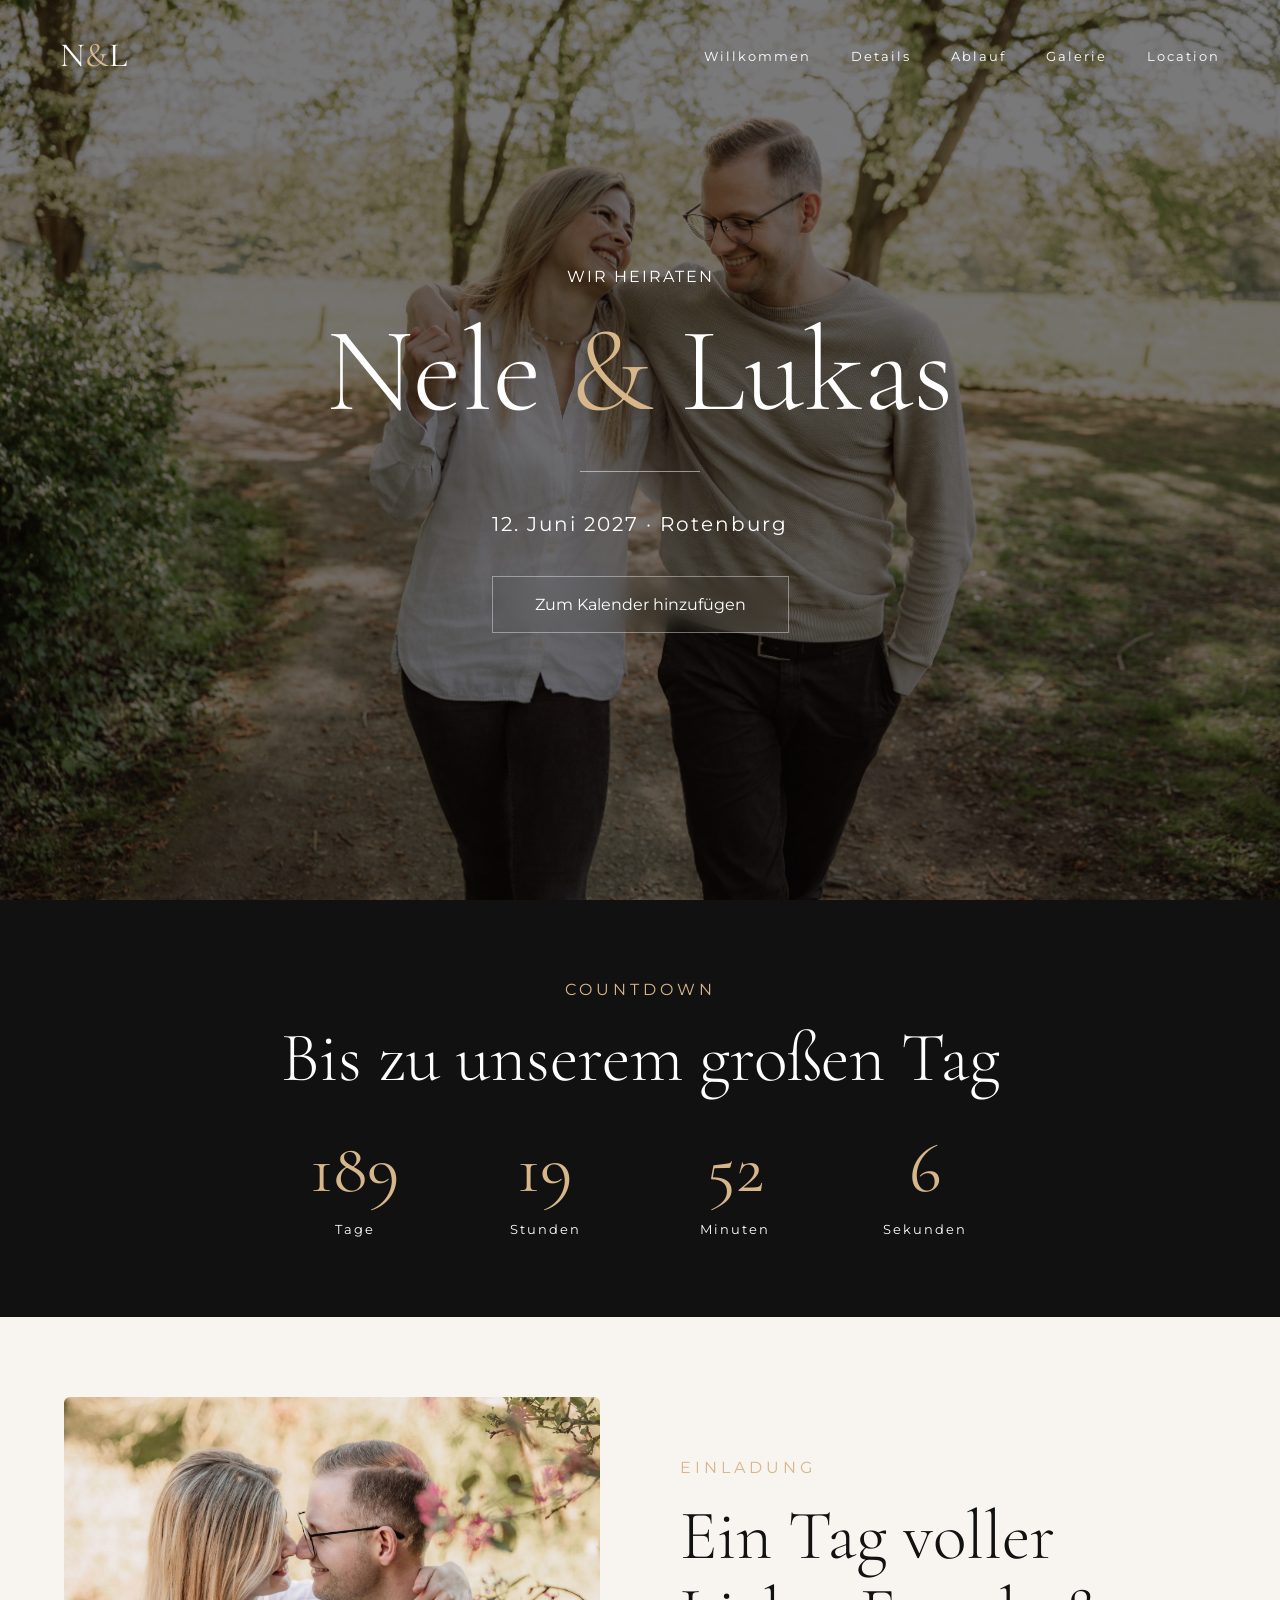
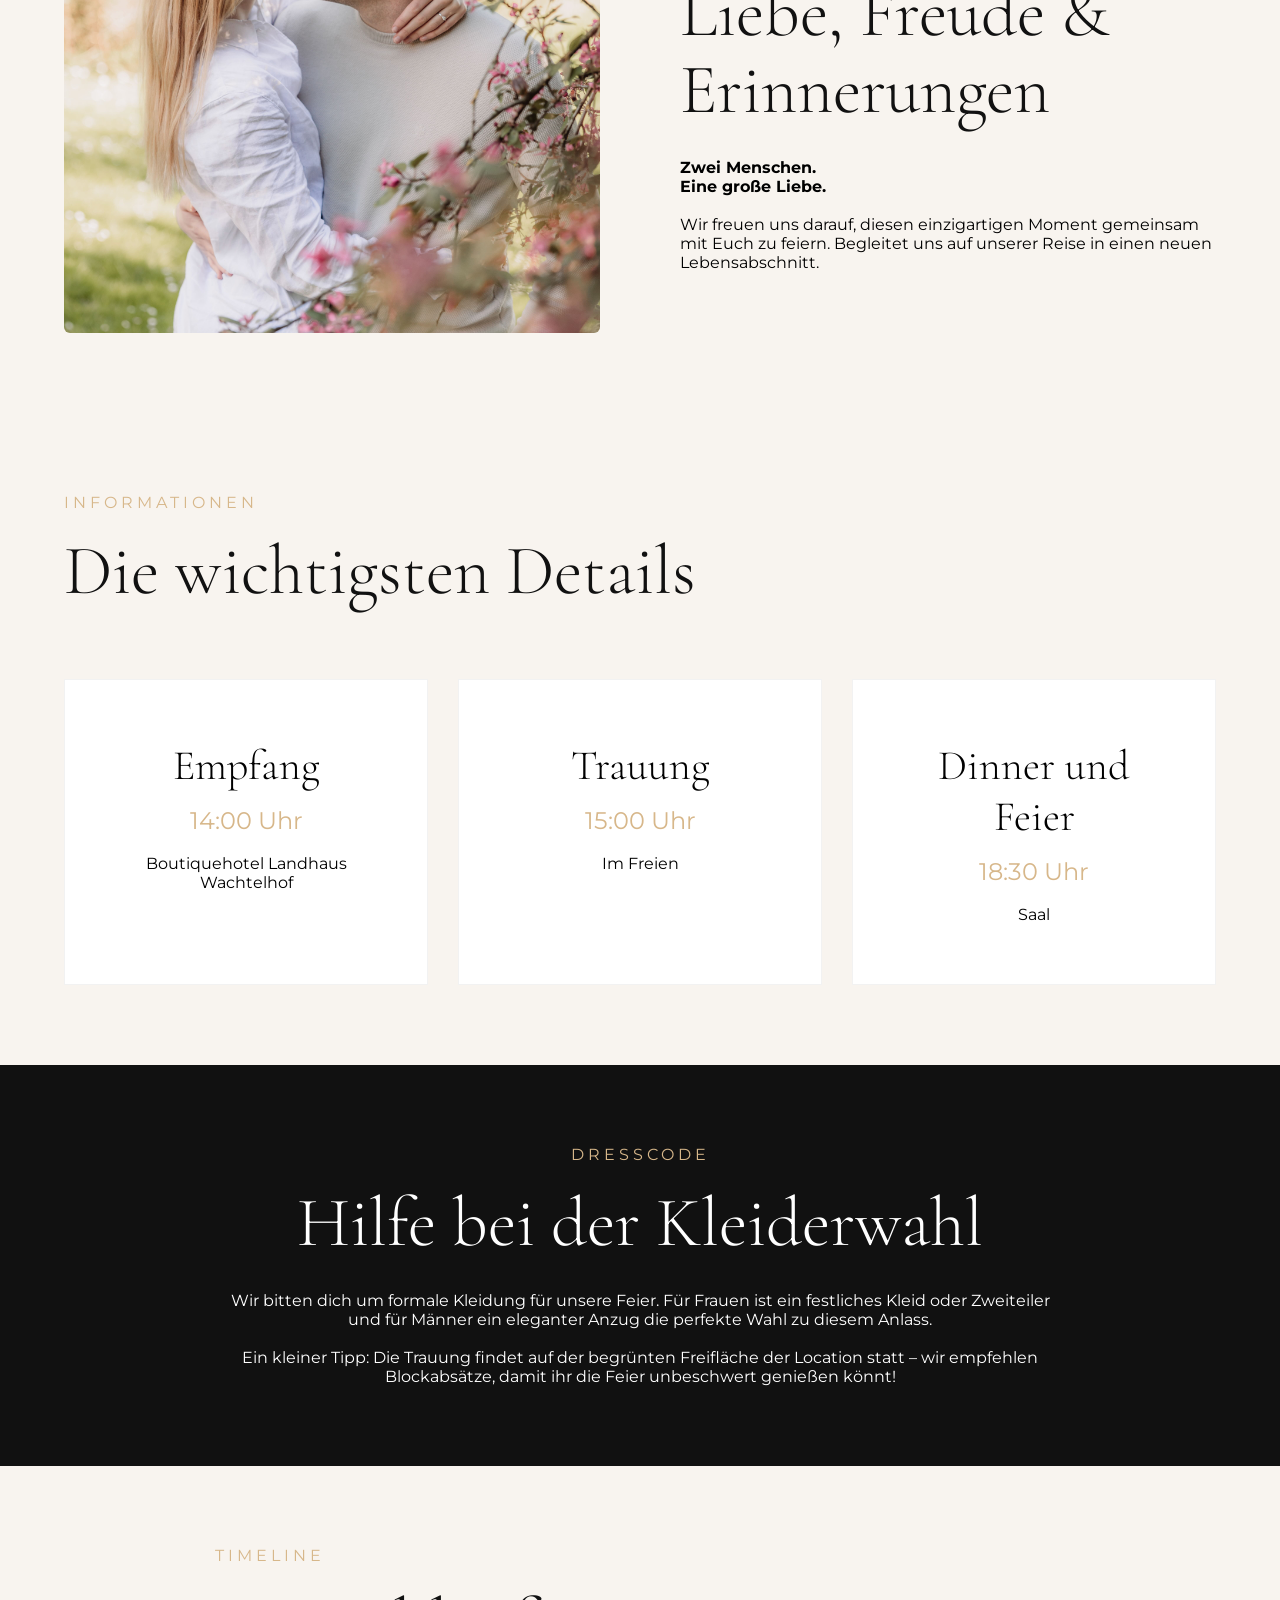
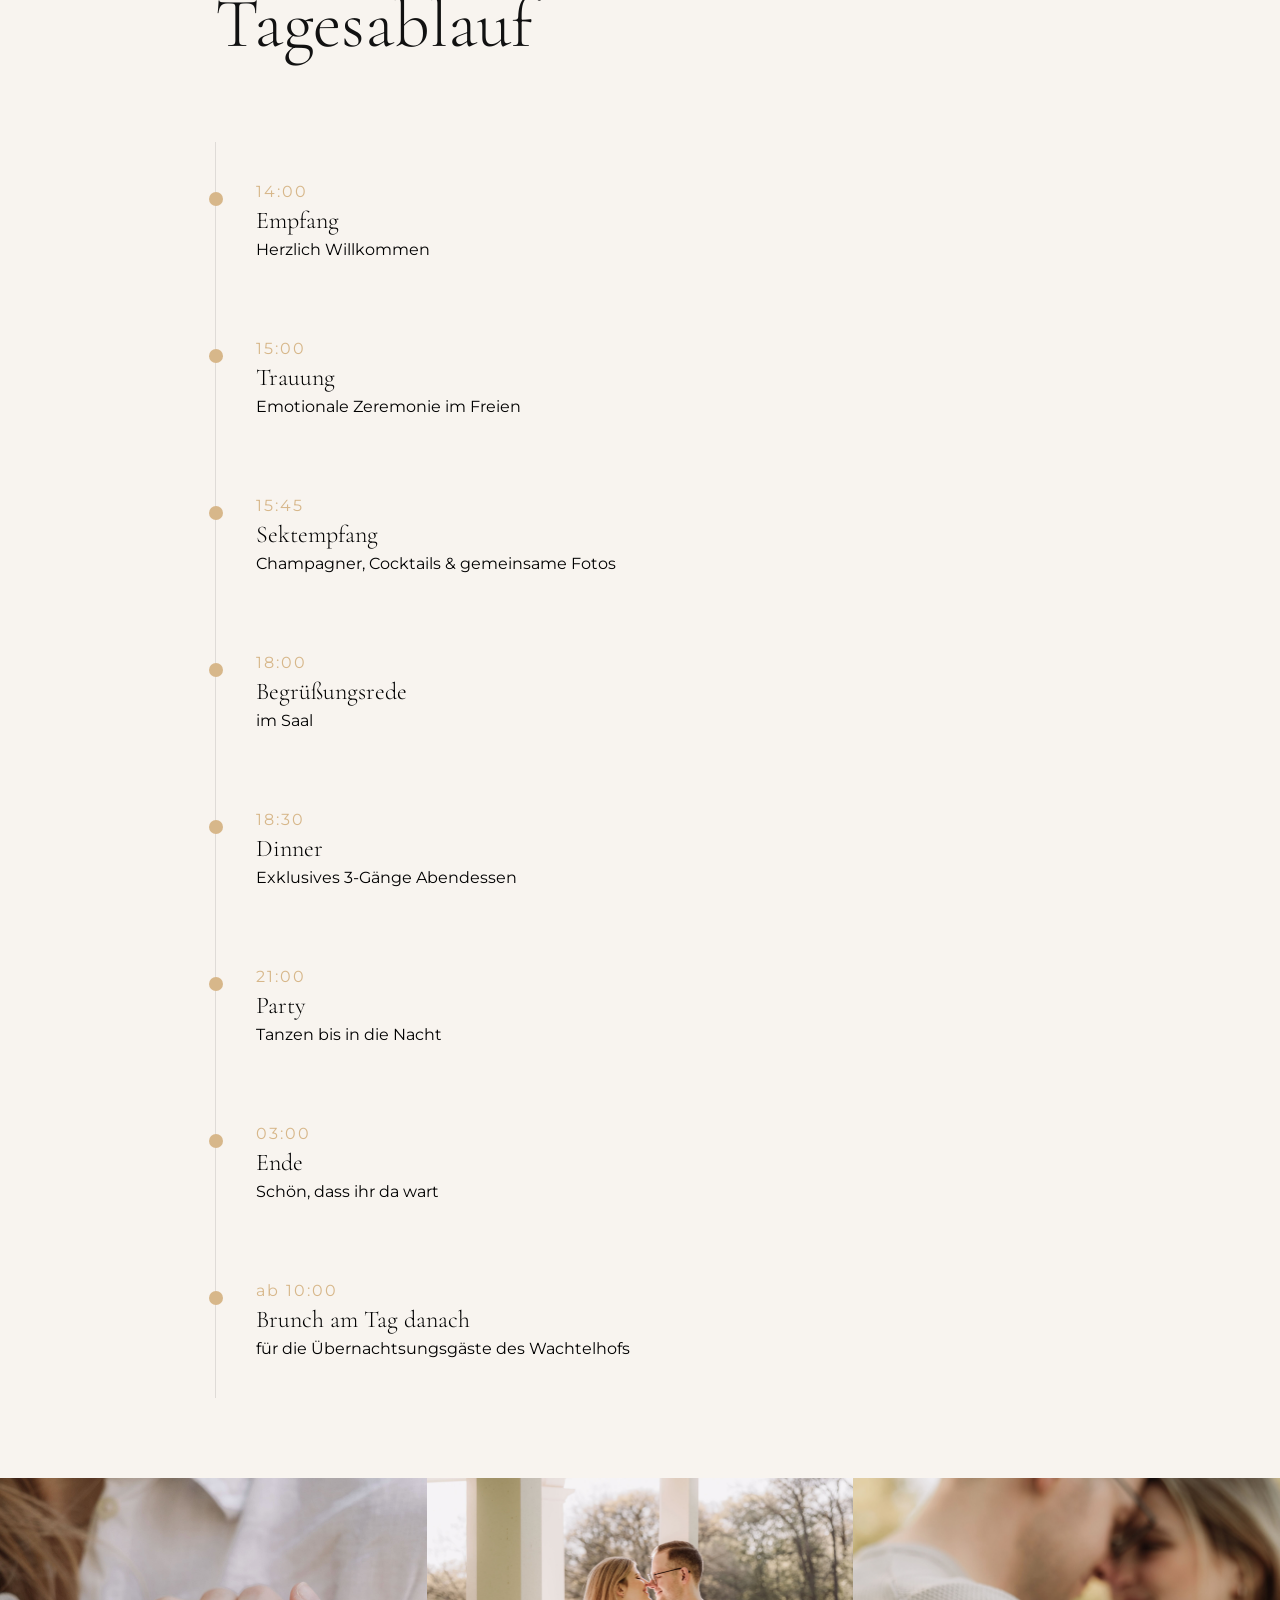
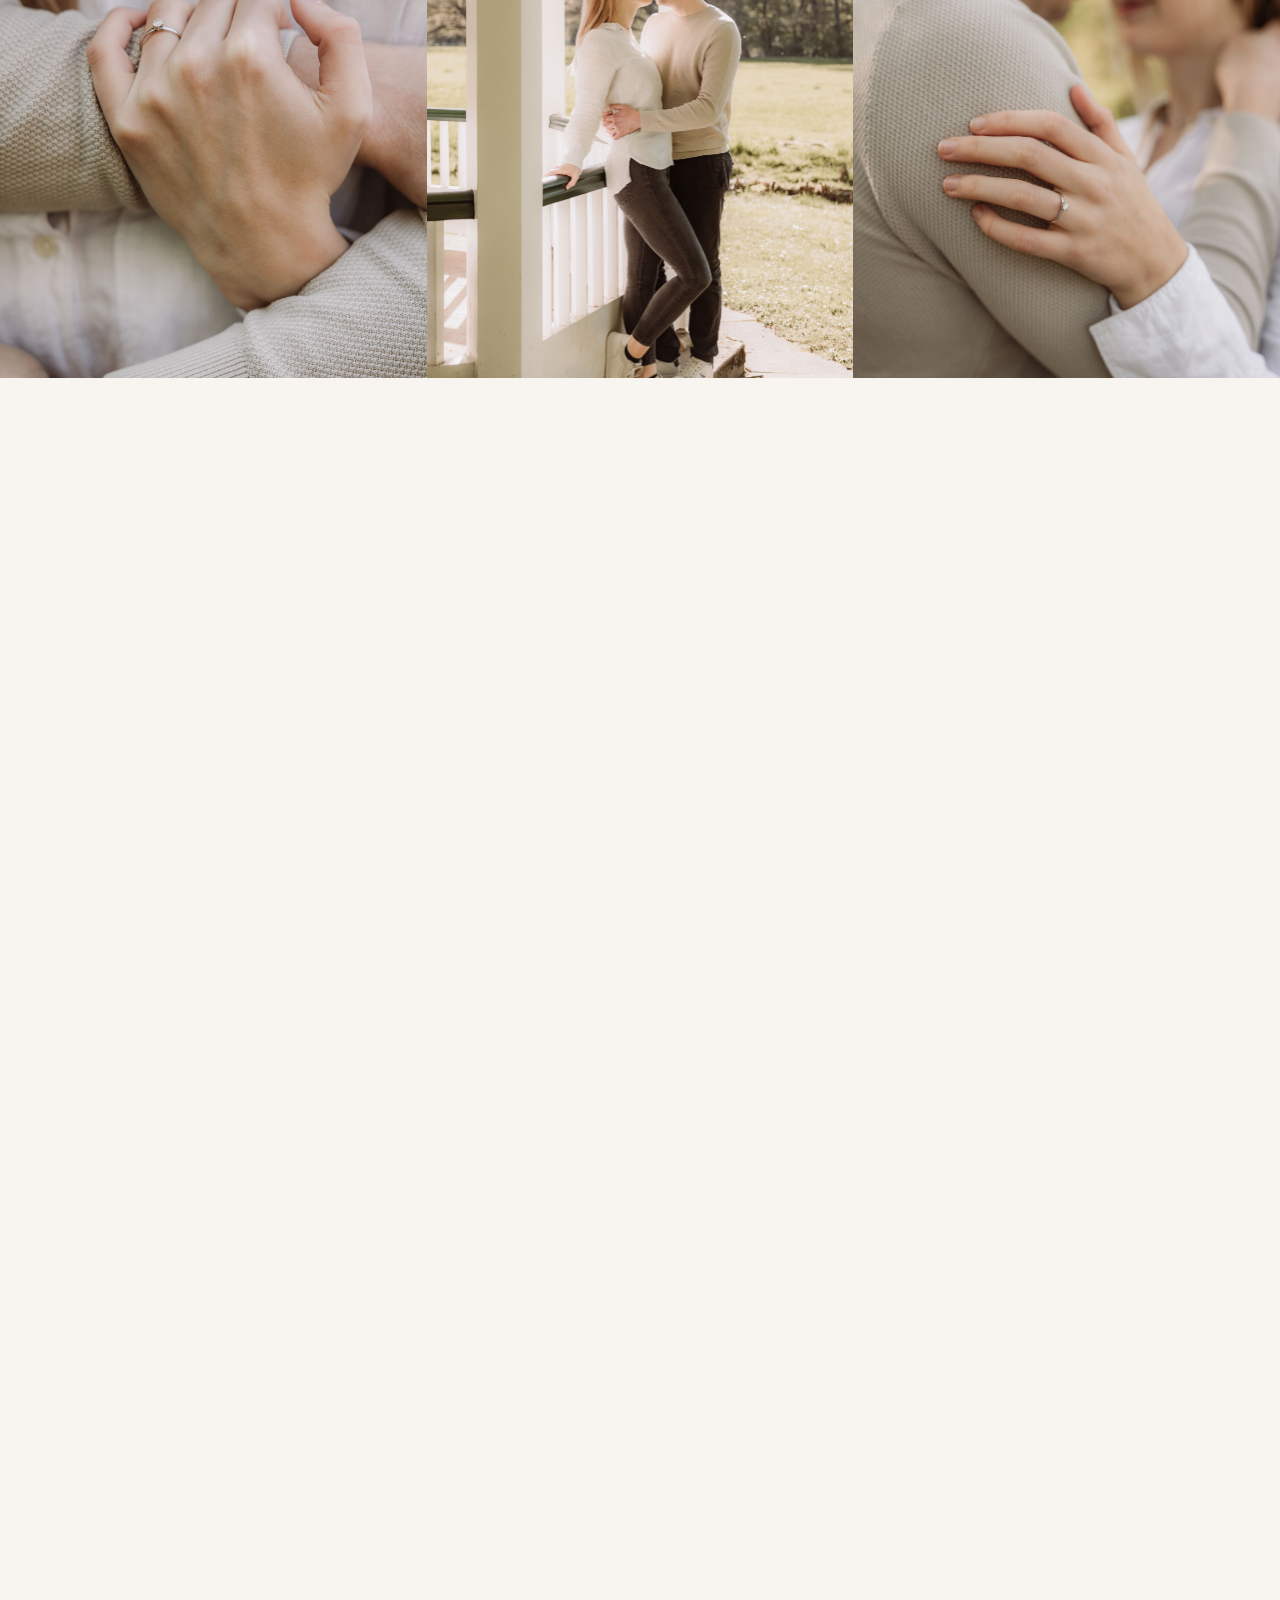
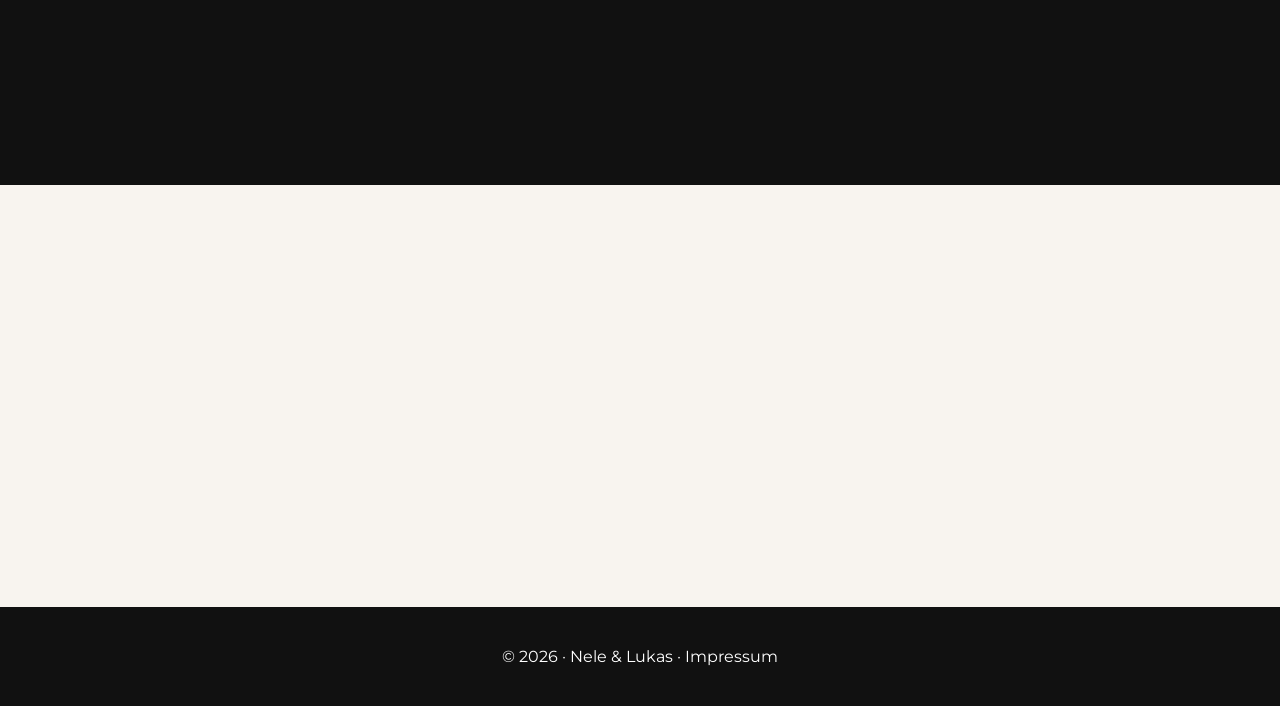
<file: index.html>
<!DOCTYPE html>
<html lang="de">
<head>
  <meta charset="UTF-8" />
  <meta name="viewport" content="width=device-width, initial-scale=1.0"/>
  <title>Nele & Lukas — Hochzeit 2027</title>

  <link rel="preconnect" href="https://fonts.googleapis.com">
  <link rel="preconnect" href="https://fonts.gstatic.com" crossorigin>

  <link href="https://fonts.googleapis.com/css2?family=Cormorant+Garamond:wght@300;400;500;600&family=Montserrat:wght@300;400;500&display=swap" rel="stylesheet">

  <link rel="stylesheet" href="style.css">
</head>
<body>

  <!-- WRAPPER -->

  <header class="hero">

    <div class="overlay"></div>

    <nav class="navbar">

      <div class="logo">
        N<span>&</span>L
      </div>

      <ul class="navigation">
        <li><a href="#story">Willkommen</a></li>
        <li><a href="#details">Details</a></li>
        <li><a href="#timeline">Ablauf</a></li>
        <li><a href="#gallery">Galerie</a></li>
        <li><a href="#location">Location</a></li>
      </ul>

    </nav>

    <div class="hero-content fade-up">

      <p class="eyebrow">WIR HEIRATEN</p>

      <h1>
        Nele <span>&</span> Lukas
      </h1>

      <div class="divider"></div>

      <p class="date">
        12. Juni 2027 · Rotenburg
      </p>

      <a href="calendar.ics" class="btn">
        Zum Kalender hinzufügen
      </a>

    </div>

  </header>

  <!-- COUNTDOWN -->

  <section class="section countdown" id="countdown">

    <div class="container reveal">

      <p class="small-title">COUNTDOWN</p>

      <h2>Bis zu unserem großen Tag</h2>

      <div class="countdown">

        <div class="time-box">
          <span id="days">00</span>
          <small>Tage</small>
        </div>

        <div class="time-box">
          <span id="hours">00</span>
          <small>Stunden</small>
        </div>

        <div class="time-box">
          <span id="minutes">00</span>
          <small>Minuten</small>
        </div>

        <div class="time-box">
          <span id="seconds">00</span>
          <small>Sekunden</small>
        </div>

      </div>

    </div>

  </section>

  <!-- STORY -->

  <section class="section story" id="story">

    <div class="container story-grid">

      <div class="story-image reveal-left">
        <img src="img/photoperle_Nele_&_Lukas_112_copy.jpeg">
      </div>

      <div class="story-text reveal-right">

        <p class="small-title">EINLADUNG</p>

        <h2>
          Ein Tag voller Liebe, Freude & Erinnerungen
        </h2>

        <p>
          <b>Zwei Menschen.<br/>Eine große Liebe.</b><br/><br/>
          Wir freuen uns darauf,
          diesen einzigartigen Moment gemeinsam mit Euch zu feiern.
          Begleitet uns auf unserer Reise
          in einen neuen Lebensabschnitt.
        </p>

      </div>

    </div>

  </section>

  <!-- DETAILS -->

  <section class="section details" id="details">

    <div class="luxury-bg"></div>

    <div class="container">

      <div class="section-heading reveal">
        <p class="small-title">INFORMATIONEN</p>
        <h2>Die wichtigsten Details</h2>
      </div>

      <div class="details-cards">

        <div class="card reveal">
          <h3>Empfang</h3>
          <p>14:00 Uhr</p><br/>
          <span>Boutiquehotel Landhaus Wachtelhof</span>
        </div>

        <div class="card reveal delay-1">
          <h3>Trauung</h3>
          <p>15:00 Uhr</p><br/>
          <span>Im Freien</span>
        </div>

        <div class="card reveal delay-2">
          <h3>Dinner und Feier</h3>
          <p>18:30 Uhr</p><br/>
          <span>Saal</span>
        </div>

      </div>

    </div>

  </section>

  <!-- DRESSCODE-->

  <section class="section dresscode" id="dresscode">

    <div class="container narrow">

      <div class="section-heading reveal">
        <p class="small-title">DRESSCODE</p>
        <h2>Hilfe bei der Kleiderwahl</h2>
        <p>
          Wir bitten dich um formale Kleidung für unsere Feier. Für Frauen ist ein festliches
          Kleid oder Zweiteiler und für M&auml;nner ein eleganter Anzug die perfekte Wahl zu 
          diesem Anlass.<br/><br/>Ein kleiner Tipp: Die Trauung findet auf der begr&uuml;nten 
          Freifl&auml;che der Location statt – wir empfehlen Blockabs&auml;tze, damit ihr die 
          Feier unbeschwert genie&szlig;en k&ouml;nnt!</p>
      </div>

    </div>

  </section>

  <!-- TIMELINE -->

  <section class="section timeline" id="timeline">

    <div class="container narrow">

      <div class="section-heading reveal">
        <p class="small-title">TIMELINE</p>
        <h2>Tagesablauf</h2>
      </div>

      <div class="timeline-wrapper">

        <div class="timeline-item reveal">
          <span>14:00</span>
          <h3>Empfang</h3>
          <p>Herzlich Willkommen</p>
        </div>

        <div class="timeline-item reveal">
          <span>15:00</span>
          <h3>Trauung</h3>
          <p>Emotionale Zeremonie im Freien</p>
        </div>

        <div class="timeline-item reveal">
          <span>15:45</span>
          <h3>Sektempfang</h3>
          <p>Champagner, Cocktails & gemeinsame Fotos</p>
        </div>

        <div class="timeline-item reveal">
          <span>18:00</span>
          <h3>Begrüßungsrede</h3>
          <p>im Saal</p>
        </div>

        <div class="timeline-item reveal">
          <span>18:30</span>
          <h3>Dinner</h3>
          <p>Exklusives 3-Gänge Abendessen</p>
        </div>

        <div class="timeline-item reveal">
          <span>21:00</span>
          <h3>Party</h3>
          <p>Tanzen bis in die Nacht</p>
        </div>

        <div class="timeline-item reveal">
          <span>03:00</span>
          <h3>Ende</h3>
          <p>Sch&ouml;n, dass ihr da wart</p>
        </div>

        <div class="timeline-item reveal">
          <span>ab 10:00</span>
          <h3>Brunch am Tag danach</h3>
          <p>f&uuml;r die &Uuml;bernachtsungsg&auml;ste des Wachtelhofs</p>
        </div>

      </div>

    </div>

  </section>

  <!-- GALLERY -->

  <section class="gallery" id="gallery">

    <div class="gallery-item reveal">
      <img src="img/photoperle_Nele_&_Lukas_028.jpeg">
    </div>

    <div class="gallery-item reveal">
      <img src="img/photoperle_Nele_&_Lukas_127.jpeg">
    </div>

    <div class="gallery-item reveal">
      <img src="img/photoperle_Nele_&_Lukas_056.jpeg">
    </div>

  </section>

  <!-- Location -->

  <section class="section location" id="location">

    <div class="container narrow reveal">

      <p class="small-title">Location und Zimmer</p>

      <h2>Boutiquehotel Landhaus Wachtelhof</h2>

      <b>Gerberstraße 6<br/>27356 Rotenburg (Wümme)</b><br/>
      <a href="https://wachtelhof.de" target="_blank" class="btn">www.wachtelhof.de</a>

      <p class="location-text">
        <br/><br/>
        Wir haben bereits an unsere vielen G&auml;ste mit langer Anreise gedacht und deshalb in unserer 
        wundervollen Location ein hinterlegtes Kontingent an Zimmern für Euch organisiert. 
        Verweist dazu bei der Buchung beim Hotel einfach auf unsere Hochzeit und ihr erhaltet eines 
        der hinterlegten Zimmer. Wir empfehlen die erst vor Kurzem sehr sch&ouml;n renovierten 
        Boutique-Zimmer.
        <br/><br/>
      </p>

      <div class="location-cards">

        <div class="card reveal-left delay-1">
          <h3>Boutique-Komfortzimmer</h3>
          <p>346,00 EUR</p><br/>
          <span>zur Doppelnutzung pro Zimmer & Nacht<br/>inklusive der Wachtelhof-Verwöhnpauschale*</span>
        </div>

        <div class="card reveal-right delay-1">
          <h3>Pinienholz-Komfortzimmer</h3>
          <p>316,00 EUR</p><br/>
          <span>zur Doppelnutzung pro Zimmer & Nacht<br/>inklusive der Wachtelhof-Verwöhnpauschale*</span>
        </div>

      </div>
      
      <p class="location-text" style="font-size: 14px;"><i>*Die Wachtelhof-Verwöhnpauschale beinhaltet ein 
        reichhaltiges Frühstück sowie die Nutzung der Wachtelhof-Therme mit Lagunenbad, Aquaviva-Erlebnissauna, 
        Sternenhimmel-Dampfbad und Sanarium. Im Bad Eures Zimmers findet Ihr Bademäntel sowie Badeschuhe vor. 
        Die Hotelzimmer stehen gerne ab 15:00 Uhr für Euch bereit.</i><br/><br/><br/><br/>

      <h2>Hotel am Pferdemarkt</h2>

      <b>Am Pferdemarkt 3<br/>27356 Rotenburg (Wümme)</b><br/>
      <a href="https://hotelampferdemarkt.de" target="_blank" class="btn">www.hotelampferdemarkt.de</a>

      <p class="location-text">
        <br/><br/>
        Als Alternative zu den Zimmern im Wachtelhof haben wir für Euch zus&auml;tzlich auch ein Kontingent an 
        Zimmern im benachbarten Hotel "Hotel am Pferdemarkt" hinterlegt. Das Hotel ist ca. 700 Meter vom Wachtelhof 
        entfernt. Bitte gebt auch dort bei Buchung an, dass ihr als G&auml;ste unserer Hochzeit kommt, um die 
        hinterlegten Zimmer zu erhalten.
        <br/><br/>
      </p>

      <div class="location-cards">

        <div class="card reveal-left delay-1">
          <h3>Doppelzimmer</h3>
          <p>100,00 EUR</p><br/>
          <span>zur Doppelnutzung pro Zimmer & Nacht</span>
        </div>

        <div class="card reveal-right delay-1">
          <h3>Einzelzimmer</h3>
          <p>80,00 EUR</p><br/>
          <span>zur Einzelnutzung pro Zimmer & Nacht</span>
        </div>

      </div>
      </p>

    </div>

  </section>
    
  <iframe src="https://www.google.com/maps/embed?pb=!1m18!1m12!1m3!1d2395.2879166697458!2d9.392609276392122!3d53.10502257222022!2m3!1f0!2f0!3f0!3m2!1i1024!2i768!4f13.1!3m3!1m2!1s0x47b103f5749ccd15%3A0xa9dfc9032d74220!2sHotel%20Landhaus%20Wachtelhof!5e0!3m2!1sde!2sde!4v1778689141633!5m2!1sde!2sde" width="100%" height="450" style="border:0;" allowfullscreen="" loading="lazy" referrerpolicy="no-referrer-when-downgrade"></iframe>

  <!-- FOOD-->

  <section class="section food" id="food">

    <div class="container narrow">

      <div class="section-heading reveal">
        <p class="small-title">Essen</p>
        <h2>Allergien und Unvertr&auml;glichkeiten</h2>
        <p>
          Gebt uns bitte Rückmeldung, falls ihr spezielle W&uuml;nsche oder Allergien habt, damit wir das Men&uuml; entsprechend anpassen k&ouml;nnen. Wir m&ouml;chten sicherstellen, dass jeder Gast auf seine Kosten kommt.  
        </p>
      </div>

    </div>

  </section>
  
  <!-- PRESENTS-->

  <section class="section presents" id="presents">

    <div class="container narrow">

      <div class="section-heading reveal">
        <p class="small-title">GESCHENKE</p>
        <h2>Unterst&uuml;tzung unserer Flitterwochen</h2>
        <p>
          Euer Kommen ist unser gr&ouml;&szlig;tes Geschenk! Falls ihr uns dennoch eine Freude 
          machen m&ouml;chtet, freuen wir uns über Geldgeschenke für unsere Hochzeitsreise. Von 
          der Hochzeitsreise sprechend: wir bitten Euch auf Blumengeschenke zu verzichten, da wir 
          bereits in der folgenden Woche in unserer Flitterwochen fliegen. 
        </p>
      </div>

    </div>

  </section>
  
  <!-- RSVP -->

  <section class="section rsvp" id="rsvp">

    <div class="container narrow reveal">

      <p class="small-title">R&uuml;ckmeldung</p>

      <h2>Wir freuen uns auf Euch</h2>

      <p class="rsvp-text">
        Bitte gebt uns bis zum 31.12.2026 Bescheid ob wir uns auf Euch freuen d&uuml;rfen.
      </p>

      <a href="mailto:lukaskoop96@gmail.com?subject=RSVP%20Hochzeit%20N+L&body=Liebe%20Nele%20%26%20Lukas,%0A%0AIch%20m%C3%B6chte%20folgendes%20mitteilen:%0A- Name:%0A- Kommen:%20Ja/Nein:%0A- Anzahl%20G%C3%A4ste:%0A- Nachricht:%0A%0AViele%20Gr%C3%BC%C3%9Fe" class="btn email-btn">Per E-Mail antworten</a>

      <a href="https://wa.me/4915162616010?text=Hallo%20Nele%20und%20Lukas%2C%20ich%20m%C3%B6chte%20zum%20Hochzeitstermin%20r%C3%BCckmelden%3A%20(Name%2C%20Kommen%20Ja%2FNein%2C%20Anzahl%20G%C3%A4ste)" target="_blank" class="btn whatsapp-btn">WhatsApp</a>

    </div>

  </section>

  <footer>
    <p>&copy; 2026 · Nele & Lukas · <a href="imprint/">Impressum</a></p>
  </footer>

  <button id="scrollTopBtn" class="scroll-top" aria-label="Scroll to top">↑</button>

  <script src="script.js"></script>

</body>
</html>
</file>
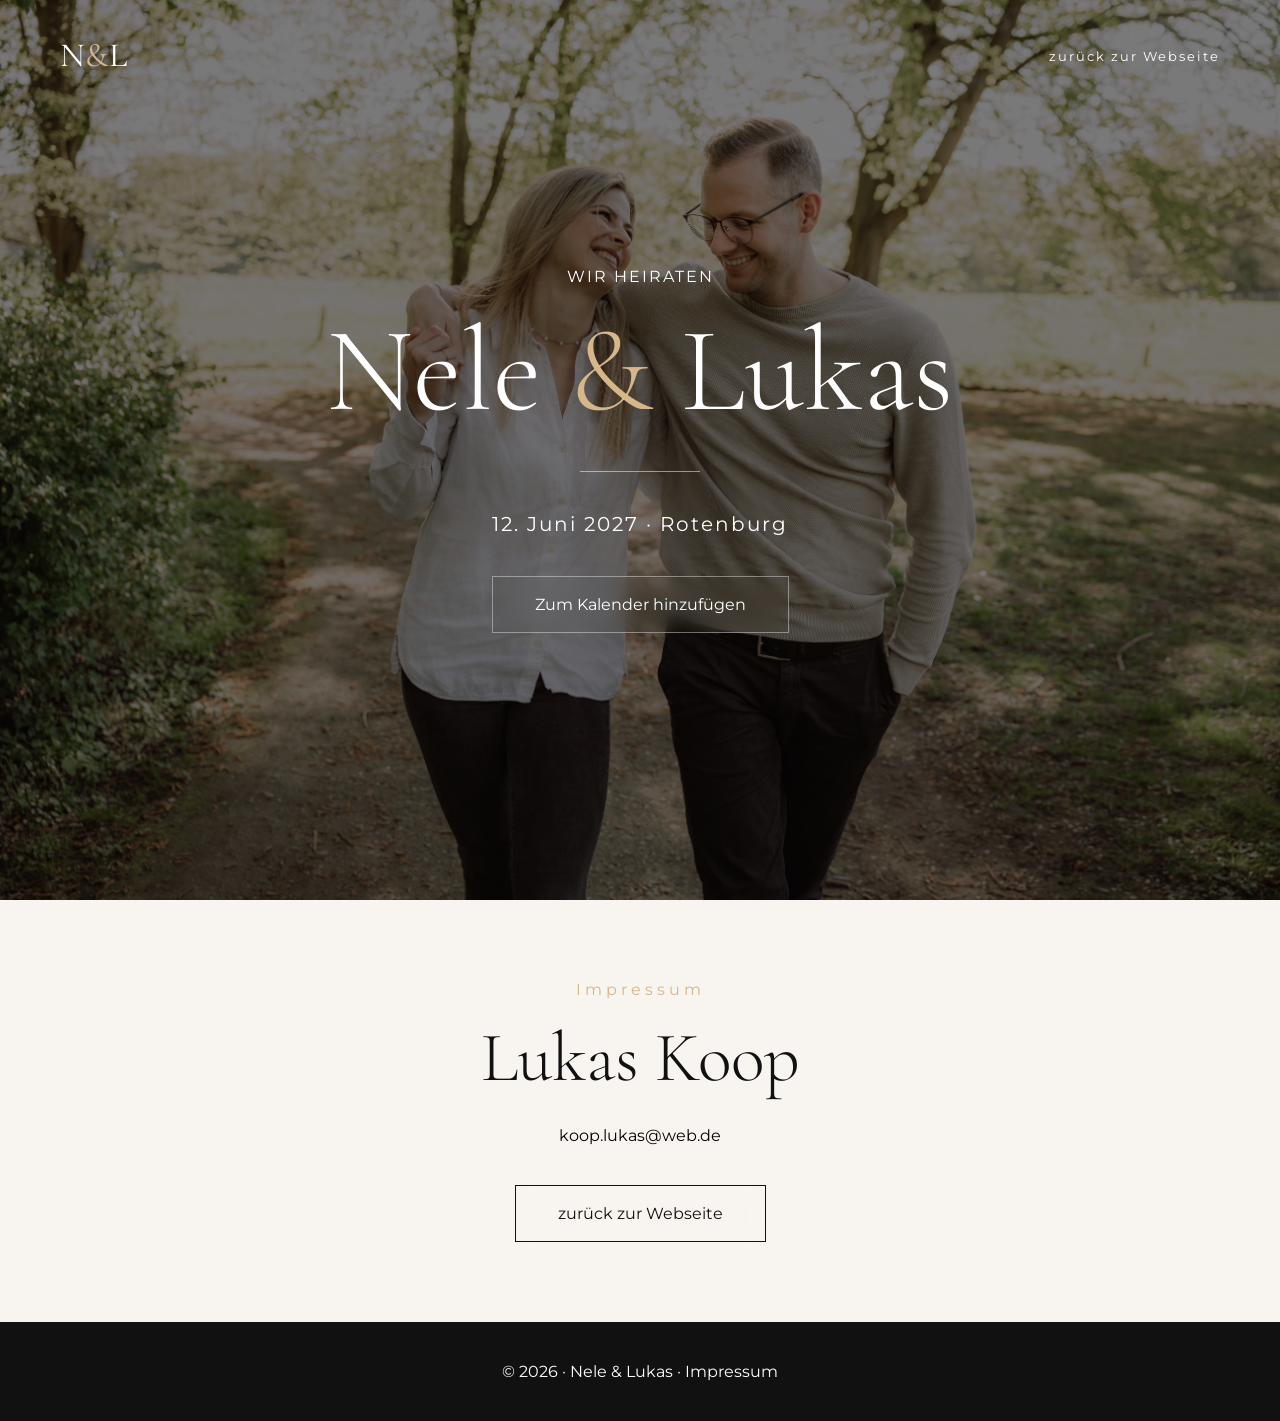
<file: imprint/index.html>
<!DOCTYPE html>
<html lang="de">
<head>
  <meta charset="UTF-8" />
  <meta name="viewport" content="width=device-width, initial-scale=1.0"/>
  <title>Nele & Lukas — Hochzeit 2027 - Impressum</title>

  <link rel="preconnect" href="https://fonts.googleapis.com">
  <link rel="preconnect" href="https://fonts.gstatic.com" crossorigin>

  <link href="https://fonts.googleapis.com/css2?family=Cormorant+Garamond:wght@300;400;500;600&family=Montserrat:wght@300;400;500&display=swap" rel="stylesheet">

  <link rel="stylesheet" href="../style.css">
</head>
<body>

  <!-- WRAPPER -->

  <header class="hero">

    <div class="overlay"></div>

    <nav class="navbar">

      <div class="logo">
        N<span>&</span>L
      </div>

      <ul>
        <li><a href="../">zur&uuml;ck zur Webseite</a></li>
      </ul>

    </nav>

    <div class="hero-content fade-up">

      <p class="eyebrow">WIR HEIRATEN</p>

      <h1>
        Nele <span>&</span> Lukas
      </h1>

      <div class="divider"></div>

      <p class="date">
        12. Juni 2027 · Rotenburg
      </p>

      <a href="../calendar.ics" class="btn">
        Zum Kalender hinzufügen
      </a>

    </div>

  </header>

  <!-- Imprint -->

  <section class="section imprint reveal" id="welcome">

    <div class="container narrow">

      <p class="small-title">Impressum</p>

      <h2>
        Lukas Koop
      </h2>

      <p>
        koop.lukas@web.de
      </p>

      <a href="../" class="btn">zur&uuml;ck zur Webseite</a>

    </div>

  </section>

  <footer>
    <p>&copy; 2026 · Nele & Lukas · <a href="#">Impressum</a></p>
  </footer>

  <script src="../script.js"></script>

</body>
</html>
</file>
<file: style.css>
:root{
  --gold:#d7b78a;
  --dark:#111111;
  --cream:#f8f4ef;
}

*{
  margin:0;
  padding:0;
  box-sizing:border-box;
}

html{
  scroll-behavior:smooth;
  overflow-x:hidden;
}

body{
  font-family:'Montserrat',sans-serif;
  background:var(--cream);
  color:var(--text);
  overflow-x:hidden;
}

img{
  width:100%;
  display:block;
}

.container{
  width:90%;
  max-width:1200px;
  margin:auto;
}

.narrow{
  max-width:850px;
}

.section{
  padding:80px 0;
}

.small-title{
  letter-spacing:4px;
  font-size:16px;
  color:var(--gold);
  margin-bottom:20px;
}

h1,h2,h3{
  font-family:'Cormorant Garamond',serif;
  font-weight:300;
}

h2{
  font-size:clamp(42px, 7vw, 70px);
  line-height:1.1;
  margin-bottom:30px;
  color:var(--dark);
}

.hero{
  height:100vh;
  position:relative;
  background:
  url('img/photoperle_Nele_&_Lukas_011.jpeg')
  center/cover no-repeat;
  display:flex;
  align-items:center;
  justify-content:center;
}

.overlay{
  position:absolute;
  inset:0;
  background:rgba(0,0,0,.5);
}

.navbar{
  position:absolute;
  top:0;
  width:100%;
  display:flex;
  justify-content:space-between;
  align-items:center;
  padding:35px 60px;
  z-index:5;
}

.logo{
  color:white;
  font-size:34px;
  font-family:'Cormorant Garamond',serif;
}

.logo span{
  color:var(--gold);
}

.navbar ul{
  display:flex;
  list-style:none;
  gap:40px;
}

.navbar a{
  color:white;
  text-decoration:none;
  font-size:13px;
  letter-spacing:2px;
  position:relative;
}

.navbar a::after{
  content:'';
  position:absolute;
  width:0;
  height:1px;
  background:white;
  left:0;
  bottom:-6px;
  transition:.4s;
}

.navbar a:hover::after{
  width:100%;
}

.hero-content{
  position:relative;
  z-index:2;
  text-align:center;
  color:white;
}

.hero h1{
  font-size:clamp(64px, 10vw, 120px);
  line-height:1;
}

.hero h1 span{
  color:var(--gold);
}

.divider{
  width:120px;
  height:1px;
  background:rgba(255,255,255,.5);
  margin: 40px auto;
}

.eyebrow{
  font-size:16px;
  letter-spacing:2px;
  margin: 0 0 25px 0;
}

.date{
  font-size:20px;
  letter-spacing:2px;
}

.btn{
  display:inline-block;
  margin-top:40px;
  padding:18px 42px;
  border:1px solid rgba(255,255,255,.4);
  color:white;
  text-decoration:none;
  backdrop-filter:blur(10px);
  transition:.4s;
}

.btn:hover{
  background:white;
  color:black;
}

.scroll-top{
  position:fixed;
  right:24px;
  bottom:24px;
  width:52px;
  height:52px;
  border:1px solid #fff;
  border-radius:50%;
  background:var(--dark);
  color:white;
  font-size:28px;
  line-height:1;
  cursor:pointer;
  box-shadow:0 18px 30px rgba(0,0,0,.2);
  opacity:0;
  visibility:hidden;
  transform:translateY(20px);
  transition:opacity .25s ease, transform .25s ease, visibility .25s ease, background .25s ease;
  z-index:100;
}

.scroll-top:hover{
  background:var(--gold);
}

.scroll-top.show{
  opacity:1;
  visibility:visible;
  transform:translateY(0);
}

.countdown, .dresscode, .presents{
  display:flex;
  justify-content:center;
  gap:40px;
  flex-wrap:wrap;
  background:#111;
  color:white;
  text-align:center;
}

.countdown h2, .dresscode h2, .presents h2{
  color:white;
}

.time-box{
  min-width:150px;
}

.time-box span{
  font-size:70px;
  font-family:'Cormorant Garamond',serif;
  color:var(--gold);
}

.time-box small{
  display:block;
  margin-top:10px;
  letter-spacing:2px;
}

.welcome{
  text-align:center;
}

.story-grid{
  display:grid;
  grid-template-columns:1fr 1fr;
  gap:80px;
  align-items:center;
}

.story-image img{
  border-radius:6px;
}

.details-cards{
  display:grid;
  grid-template-columns:repeat(3,1fr);
  gap:30px;
  margin-top:70px;
}

.details-cards .card{
  background:white;
  text-align:center;
  border:1px solid rgba(0,0,0,.05);
  transition:.4s;
  padding:60px 40px;
}

.details-cards .card:hover{
  transform:translateY(-10px);
}

.details-cards .card h3{
  font-size:42px;
  margin-bottom:15px;
}

.details-cards .card p{
  font-size:24px;
  color:var(--gold);
}

.timeline-wrapper{
  margin-top:80px;
  border-left:1px solid rgba(0,0,0,.1);
}

.timeline-item{
  padding:40px;
  position:relative;
}

.timeline-item::before{
  content:'';
  position:absolute;
  width:14px;
  height:14px;
  background:var(--gold);
  border-radius:50%;
  left:-7px;
  top:50px;
}

.timeline-item span{
  color:var(--gold);
  letter-spacing:2px;
}
.timeline-item h3{
  font-size: 24px;
  margin:5px auto;
}

.gallery{
  display:grid;
  grid-template-columns:repeat(3,1fr);
}

.gallery-item{
  overflow:hidden;
}

.gallery img{
  height:500px;
  object-fit:cover;
  transition:1.2s;
}

.gallery img:hover{
  transform:scale(1.1);
}

.location{
  text-align:center;
}

.location img{
  width: 35px;
  display: inline;
}

.location-cards{
  display:grid;
  grid-template-columns:repeat(2,1fr);
  gap:30px;
  margin:25px auto;
}

.location-cards .card{
  background:white;
  text-align:center;
  border:1px solid rgba(0,0,0,.05);
  transition:.4s;
  padding:20px 40px;
}

.location-cards .card:hover{
  transform:translateY(-10px);
}

.location-cards .card h3{
  font-size:42px;
  margin-bottom:15px;
}

.location-cards .card p{
  font-size:24px;
  color:var(--gold);
}

.food, .presents, .rsvp{
  text-align:center;
}

footer{
  background:#111;
  color:white;
  text-align:center;
  padding:40px;
}

footer a{
  text-decoration: none;
  color: white;
}

footer a:hover{
  text-decoration: underline;
}

.imprint{
  text-align:center;
}

.location .btn, .rsvp .btn, .imprint .btn{
  border:1px solid var(--dark);
  color:var(--dark);
}

.location .btn:hover, .rsvp .btn:hover, .imprint .btn:hover{
  border:1px solid var(--gold);
  background:var(--gold);
  color:white;
}

/* SCROLL ANIMATION */

.reveal,
.reveal-left,
.reveal-right,
.fade-up{
  opacity:0;
  transform:translateY(60px);
  transition:1.3s ease;
}

.reveal-left{
  transform:translateX(-80px);
}

.reveal-right{
  transform:translateX(80px);
}

.active{
  opacity:1;
  transform:translate(0,0);
}

.delay-1{
  transition-delay:.2s;
}

.delay-2{
  transition-delay:.4s;
}

@media(max-width:900px){

  .story-grid,
  .cards,
  .gallery,
  .details-cards,
  .location-cards{
    grid-template-columns:1fr;
  }

  .navbar{
    flex-direction:column;
    gap:20px;
    padding:30px;
  }

  .navbar ul{
    flex-wrap:wrap;
    justify-content:center;
    gap:20px;
  }

}
</file>
